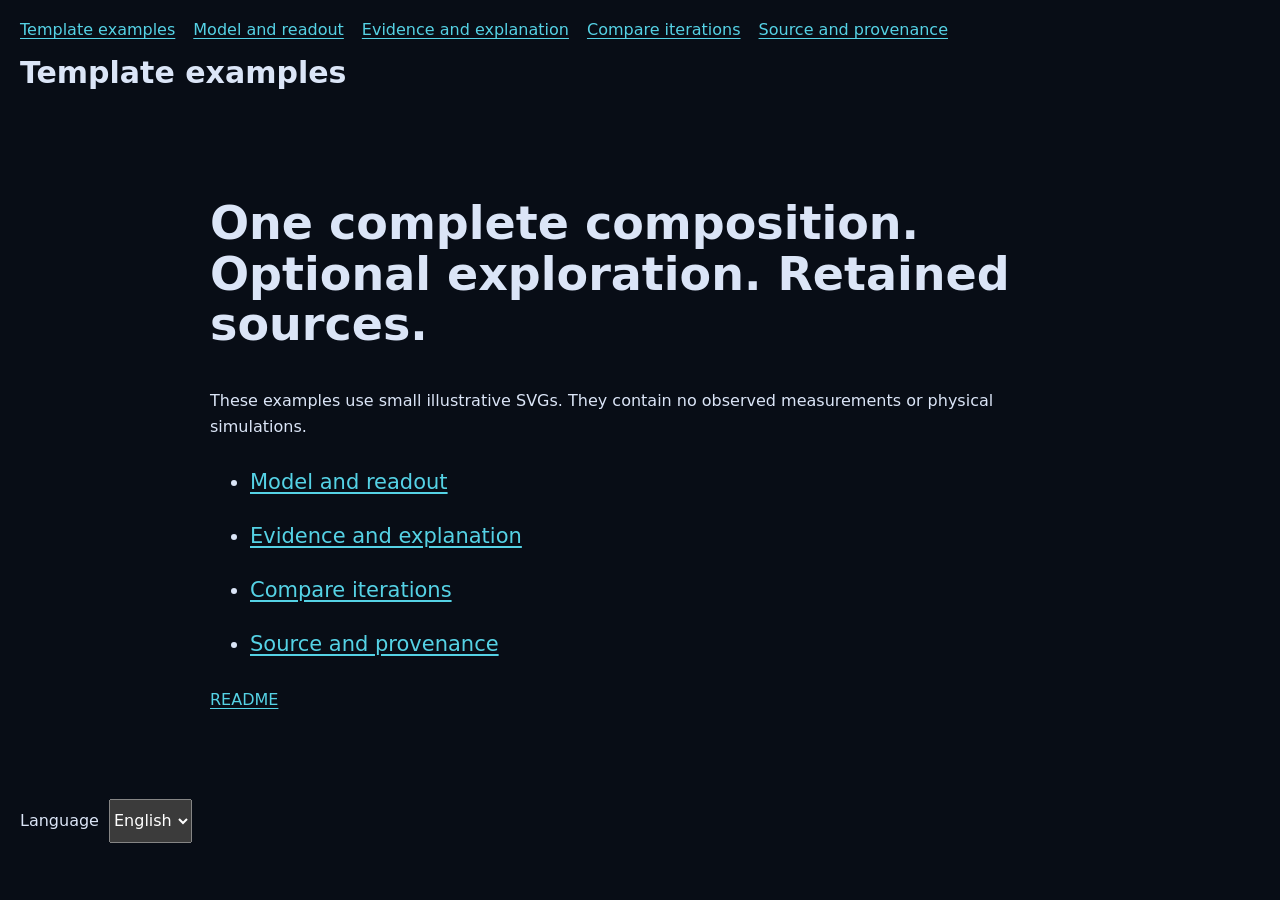
<file: templates/index.html>
<!doctype html>
<html lang="en"><head><meta charset="utf-8"><meta name="viewport" content="width=device-width,initial-scale=1"><title>Template examples</title><link rel="stylesheet" href="templates.css"><script defer src="../runtime/frame-fit.js"></script><script defer src="../runtime/model-playback.js"></script><script defer src="../runtime/presentation-view.js"></script><script defer src="../runtime/language-copy.js"></script><script defer src="demo.js"></script><script defer src="../runtime/annotate.js"></script></head>
<body data-example="index"><div class="page"><header class="host-chrome"><nav aria-label="Examples"><a href="index.html" data-i18n="home">Template examples</a><a href="model-readout.html" data-i18n="model">Model and readout</a><a href="evidence.html" data-i18n="evidence">Evidence and explanation</a><a href="iterations.html" data-i18n="iterations">Compare iterations</a><a href="provenance.html" data-i18n="provenance">Source and provenance</a></nav><h1 data-i18n="home">Template examples</h1></header><article class="examples template-unit active" id="template-index"><h2 data-i18n="intro">One complete composition. Optional exploration. Retained sources.</h2><p data-i18n="indexNote">These examples use small illustrative SVGs. They contain no observed measurements or physical simulations.</p><ul><li><a href="model-readout.html" data-i18n="model">Model and readout</a></li><li><a href="evidence.html" data-i18n="evidence">Evidence and explanation</a></li><li><a href="iterations.html" data-i18n="iterations">Compare iterations</a></li><li><a href="provenance.html" data-i18n="provenance">Source and provenance</a></li></ul><p><a href="README.md">README</a></p></article><div class="model-controls"><label><span data-i18n="language">Language</span><select id="language"><option value="en">English</option><option value="cs">Čeština</option></select></label></div></div></body></html>
</file>
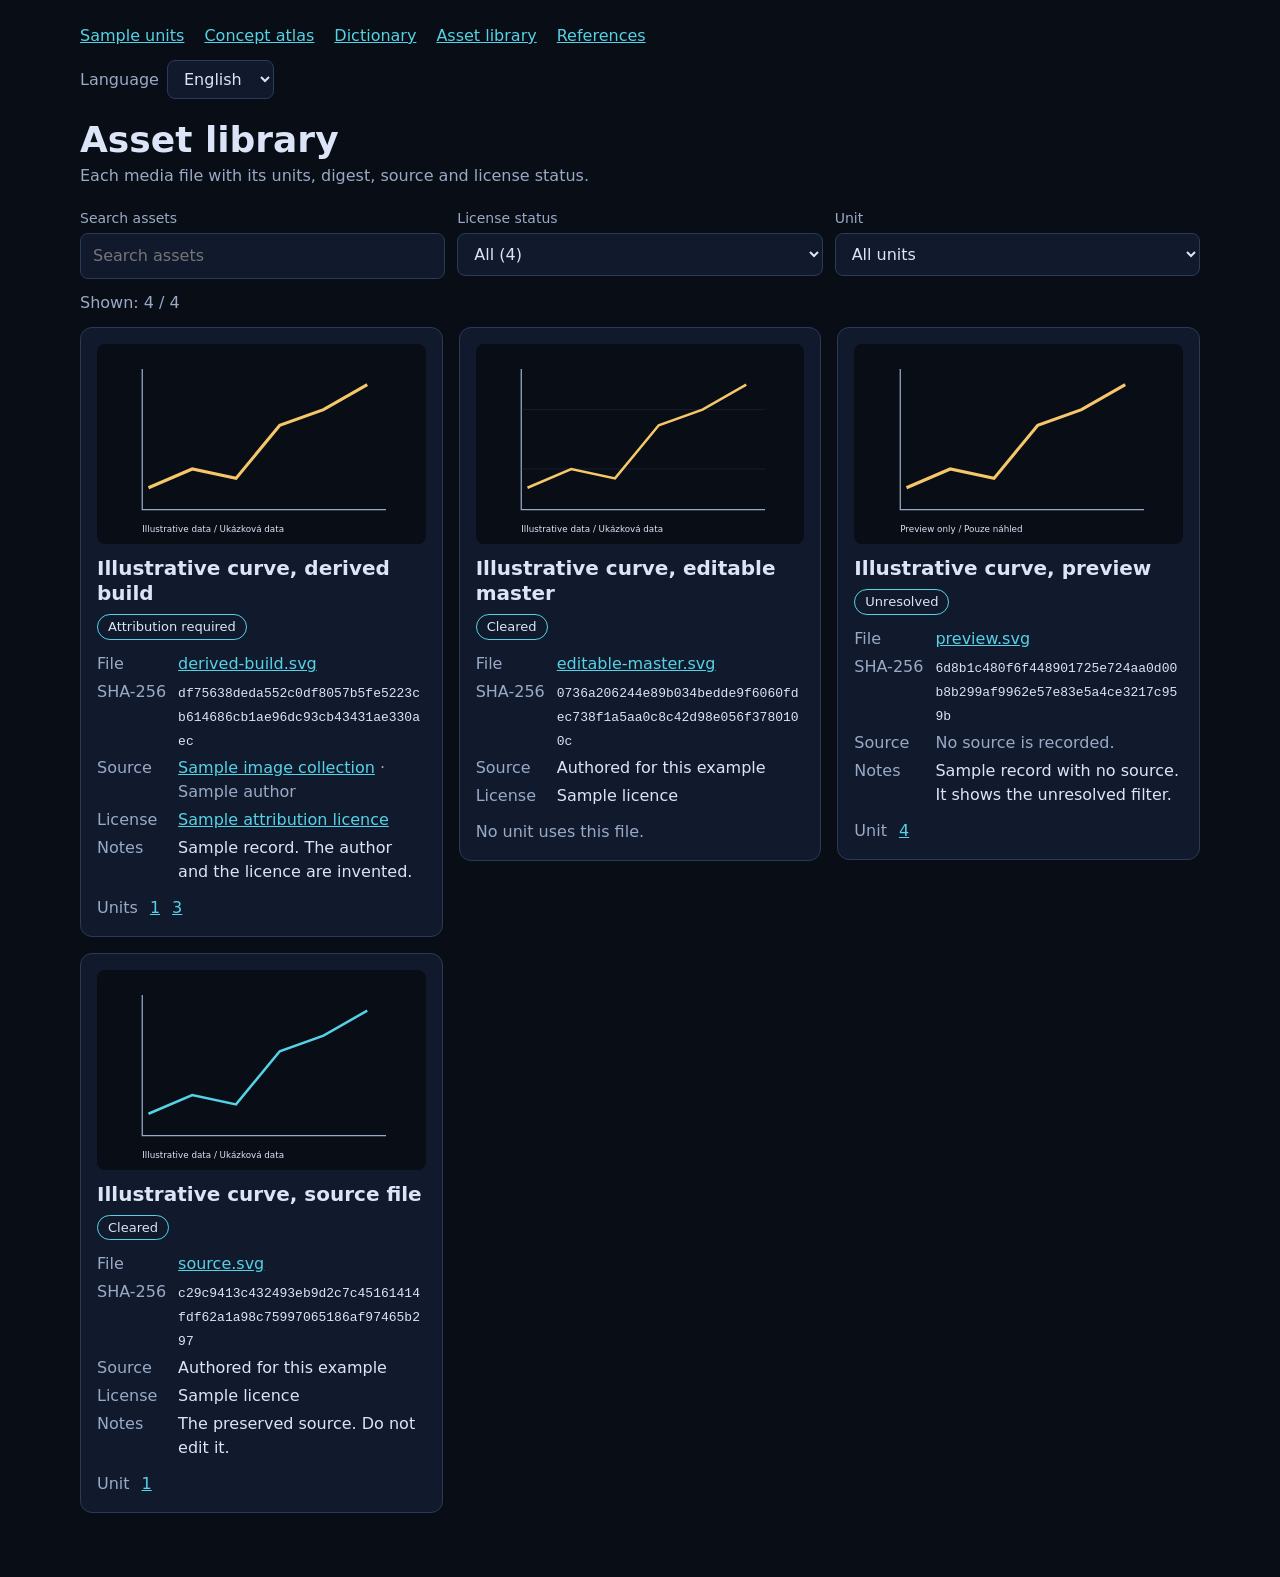
<file: templates/asset-library.html>
<!doctype html>
<html lang="en">
<head>
  <meta charset="utf-8">
  <meta name="viewport" content="width=device-width,initial-scale=1">
  <title>Asset library</title>
  <link rel="stylesheet" href="../runtime/companion-pages.css">
  <link rel="stylesheet" href="companion.css">
  <script defer src="../runtime/language-copy.js"></script>
  <script defer src="../runtime/companion-pages.js"></script>
  <script defer src="../runtime/asset-library.js"></script>
  <script defer src="companion.js"></script>
</head>
<body data-page="assets" data-title="assetsTitle">
  <a class="skip" href="#content" data-t="skip">Skip to the content</a>
  <div class="companion">
    <header>
      <nav aria-label="Companion examples" data-aria="examples">
        <a data-page-link="concept-panel.html" data-unit-in="hash" href="concept-panel.html" data-t="navPanel">Sample units</a>
        <a data-page-link="concept-atlas.html" href="concept-atlas.html" data-t="navAtlas">Concept atlas</a>
        <a data-page-link="concept-dictionary.html" href="concept-dictionary.html" data-t="navDictionary">Dictionary</a>
        <a data-page-link="asset-library.html" href="asset-library.html" data-t="navAssets">Asset library</a>
        <a data-page-link="references.html" href="references.html" data-t="navReferences">References</a>
      </nav>
      <label class="language"><span data-t="language">Language</span>
        <select id="language"><option value="en">English</option><option value="cs">Čeština</option></select>
      </label>
      <h1 data-t="assetsTitle">Asset library</h1>
      <p class="intro" data-t="assetsIntro"></p>
    </header>
    <main id="content" tabindex="-1"></main>
    <noscript><p data-t="noscript">This page needs JavaScript.</p></noscript>
  </div>
</body>
</html>
</file>
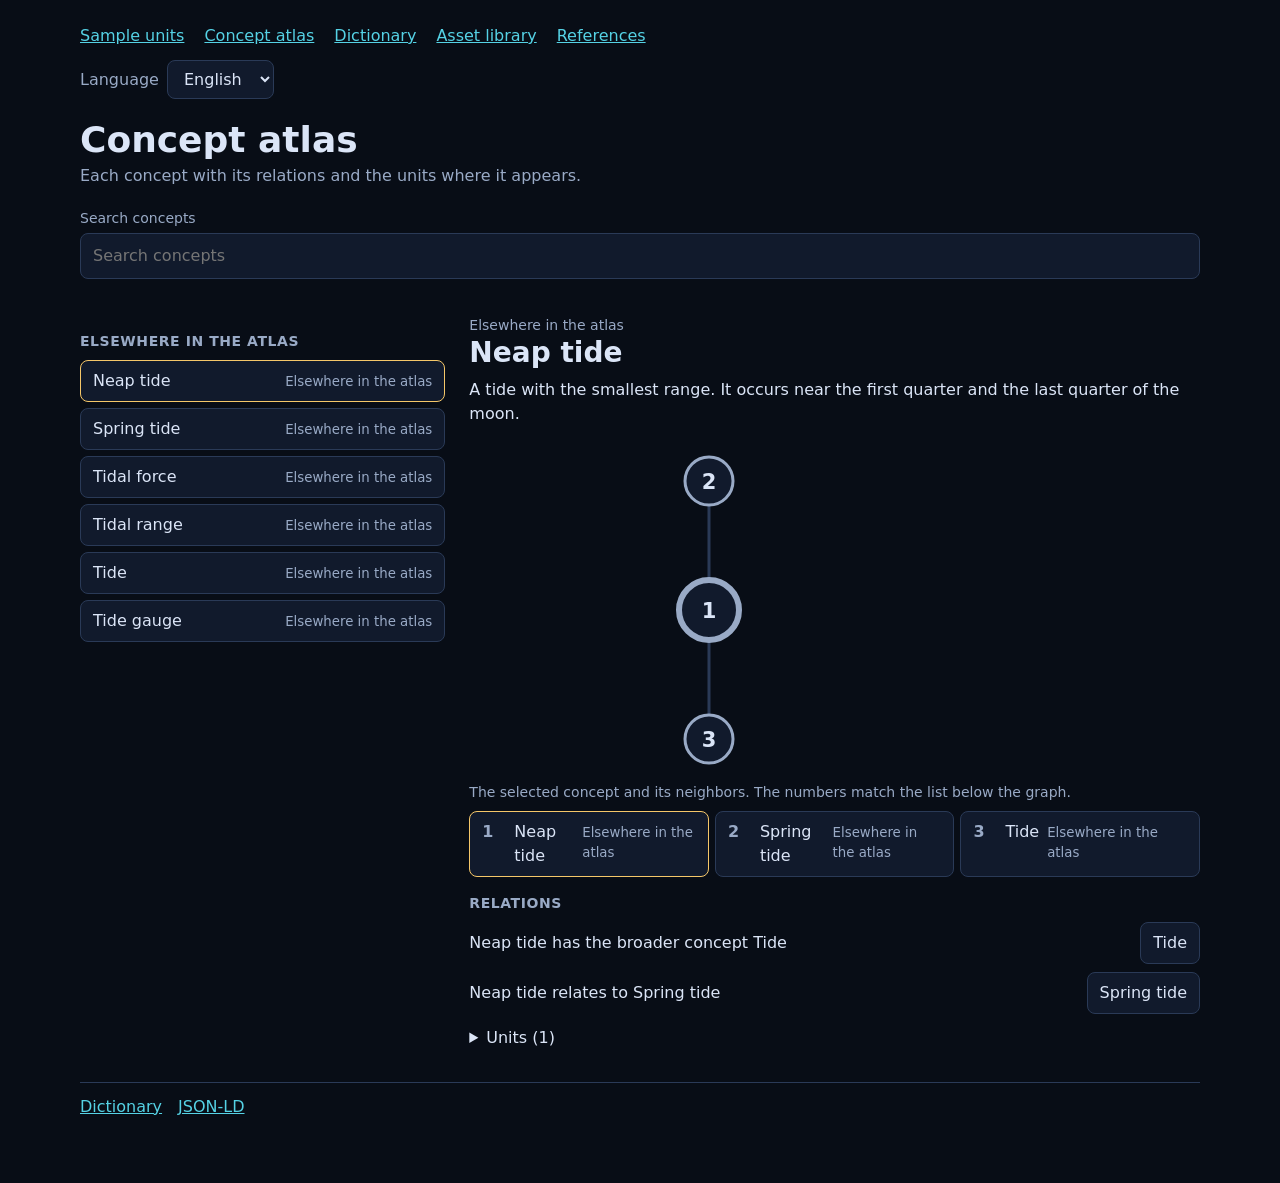
<file: templates/concept-atlas.html>
<!doctype html>
<html lang="en">
<head>
  <meta charset="utf-8">
  <meta name="viewport" content="width=device-width,initial-scale=1">
  <title>Concept atlas</title>
  <link rel="stylesheet" href="../runtime/companion-pages.css">
  <link rel="stylesheet" href="companion.css">
  <script defer src="../runtime/language-copy.js"></script>
  <script defer src="../runtime/companion-pages.js"></script>
  <script defer src="../runtime/concept-atlas.js"></script>
  <script defer src="companion.js"></script>
</head>
<body data-page="atlas" data-title="atlasTitle">
  <a class="skip" href="#content" data-t="skip">Skip to the content</a>
  <div class="companion">
    <header>
      <nav aria-label="Companion examples" data-aria="examples">
        <a data-page-link="concept-panel.html" data-unit-in="hash" href="concept-panel.html" data-t="navPanel">Sample units</a>
        <a data-page-link="concept-atlas.html" href="concept-atlas.html" data-t="navAtlas">Concept atlas</a>
        <a data-page-link="concept-dictionary.html" href="concept-dictionary.html" data-t="navDictionary">Dictionary</a>
        <a data-page-link="asset-library.html" href="asset-library.html" data-t="navAssets">Asset library</a>
        <a data-page-link="references.html" href="references.html" data-t="navReferences">References</a>
      </nav>
      <label class="language"><span data-t="language">Language</span>
        <select id="language"><option value="en">English</option><option value="cs">Čeština</option></select>
      </label>
      <h1 data-t="atlasTitle">Concept atlas</h1>
      <p class="intro" data-t="atlasIntro"></p>
    </header>
    <main id="content" tabindex="-1"></main>
    <noscript><p data-t="noscript">This page needs JavaScript.</p></noscript>
  </div>
</body>
</html>
</file>
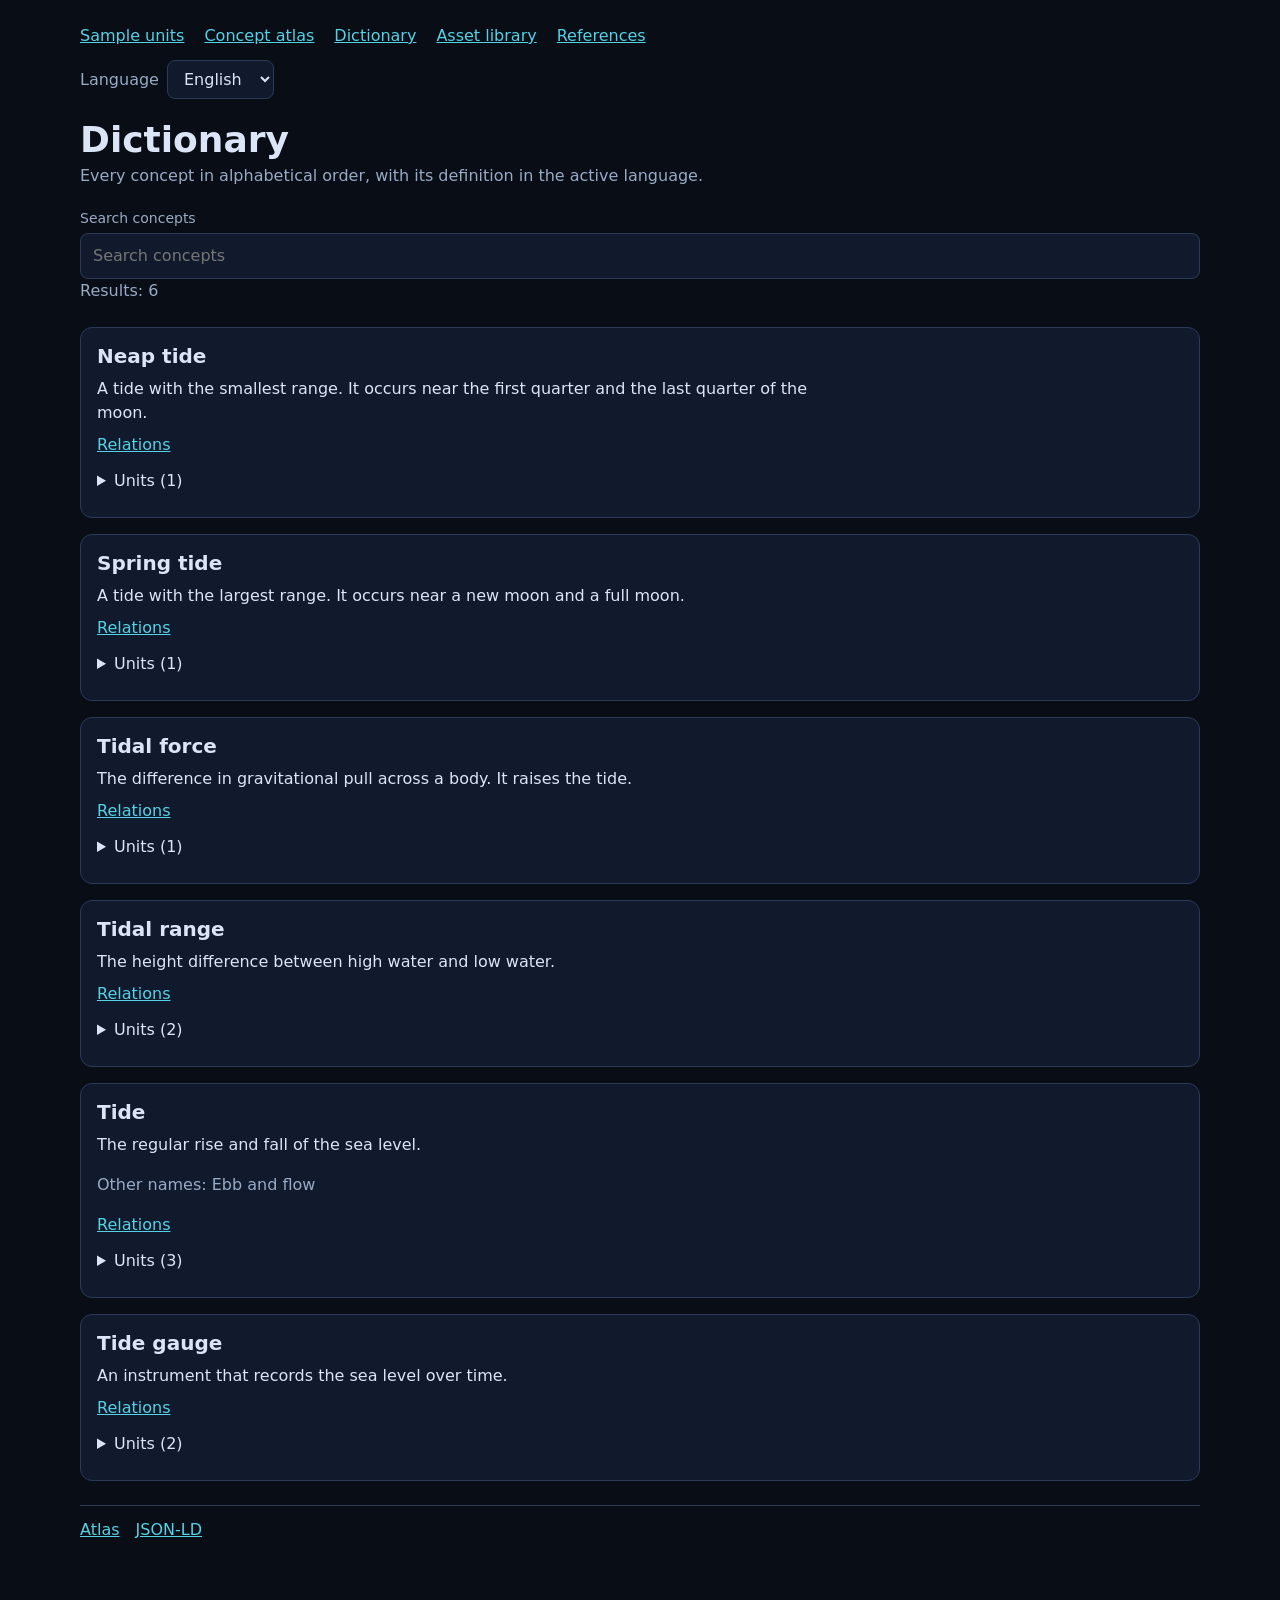
<file: templates/concept-dictionary.html>
<!doctype html>
<html lang="en">
<head>
  <meta charset="utf-8">
  <meta name="viewport" content="width=device-width,initial-scale=1">
  <title>Dictionary</title>
  <link rel="stylesheet" href="../runtime/companion-pages.css">
  <link rel="stylesheet" href="companion.css">
  <script defer src="../runtime/language-copy.js"></script>
  <script defer src="../runtime/companion-pages.js"></script>
  <script defer src="../runtime/concept-atlas.js"></script>
  <script defer src="companion.js"></script>
</head>
<body data-page="dictionary" data-title="dictionaryTitle">
  <a class="skip" href="#content" data-t="skip">Skip to the content</a>
  <div class="companion">
    <header>
      <nav aria-label="Companion examples" data-aria="examples">
        <a data-page-link="concept-panel.html" data-unit-in="hash" href="concept-panel.html" data-t="navPanel">Sample units</a>
        <a data-page-link="concept-atlas.html" href="concept-atlas.html" data-t="navAtlas">Concept atlas</a>
        <a data-page-link="concept-dictionary.html" href="concept-dictionary.html" data-t="navDictionary">Dictionary</a>
        <a data-page-link="asset-library.html" href="asset-library.html" data-t="navAssets">Asset library</a>
        <a data-page-link="references.html" href="references.html" data-t="navReferences">References</a>
      </nav>
      <label class="language"><span data-t="language">Language</span>
        <select id="language"><option value="en">English</option><option value="cs">Čeština</option></select>
      </label>
      <h1 data-t="dictionaryTitle">Dictionary</h1>
      <p class="intro" data-t="dictionaryIntro"></p>
    </header>
    <main id="content" tabindex="-1"></main>
    <noscript><p data-t="noscript">This page needs JavaScript.</p></noscript>
  </div>
</body>
</html>
</file>
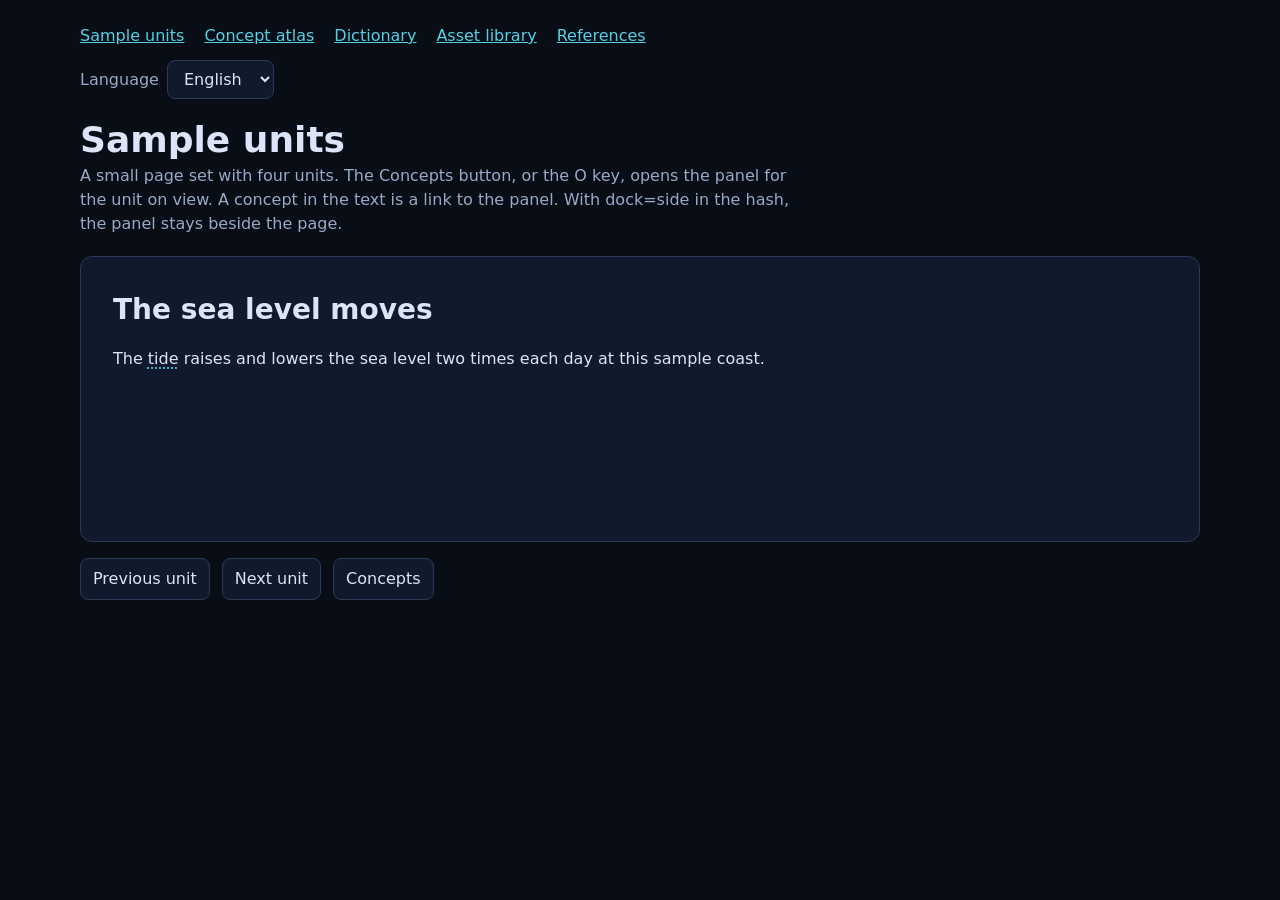
<file: templates/concept-panel.html>
<!doctype html>
<html lang="en">
<head>
  <meta charset="utf-8">
  <meta name="viewport" content="width=device-width,initial-scale=1">
  <title>Sample units</title>
  <link rel="stylesheet" href="../runtime/companion-pages.css">
  <link rel="stylesheet" href="companion.css">
  <script defer src="../runtime/language-copy.js"></script>
  <script defer src="../runtime/companion-pages.js"></script>
  <script defer src="../runtime/concept-atlas.js"></script>
  <script defer src="../runtime/concept-links.js"></script>
  <script defer src="companion.js"></script>
</head>
<body data-page="panel" data-title="panelTitle">
  <a class="skip" href="#content" data-t="skip">Skip to the content</a>
  <div class="companion">
    <header>
      <nav aria-label="Companion examples" data-aria="examples">
        <a data-page-link="concept-panel.html" data-unit-in="hash" href="concept-panel.html" data-t="navPanel">Sample units</a>
        <a data-page-link="concept-atlas.html" href="concept-atlas.html" data-t="navAtlas">Concept atlas</a>
        <a data-page-link="concept-dictionary.html" href="concept-dictionary.html" data-t="navDictionary">Dictionary</a>
        <a data-page-link="asset-library.html" href="asset-library.html" data-t="navAssets">Asset library</a>
        <a data-page-link="references.html" href="references.html" data-t="navReferences">References</a>
      </nav>
      <label class="language"><span data-t="language">Language</span>
        <select id="language"><option value="en">English</option><option value="cs">Čeština</option></select>
      </label>
      <h1 data-t="panelTitle">Sample units</h1>
      <p class="intro" data-t="panelIntro"></p>
    </header>
    <main id="content" tabindex="-1">
      <section class="unit" data-unit="1"><h2 data-t="unit1"></h2><p data-t="unit1Text"></p></section>
      <section class="unit" data-unit="2" hidden><h2 data-t="unit2"></h2><p data-t="unit2Text"></p></section>
      <section class="unit" data-unit="3" hidden><h2 data-t="unit3"></h2><p data-t="unit3Text"></p></section>
      <section class="unit" data-unit="4" hidden><h2 data-t="unit4"></h2><p data-t="unit4Text"></p></section>
      <div class="unit-controls">
        <button id="previous" type="button" data-t="previous">Previous unit</button>
        <button id="next" type="button" data-t="next">Next unit</button>
        <button id="concepts" type="button" data-t="concepts">Concepts</button>
      </div>
    </main>
    <noscript><p data-t="noscript">This page needs JavaScript.</p></noscript>
  </div>
</body>
</html>
</file>
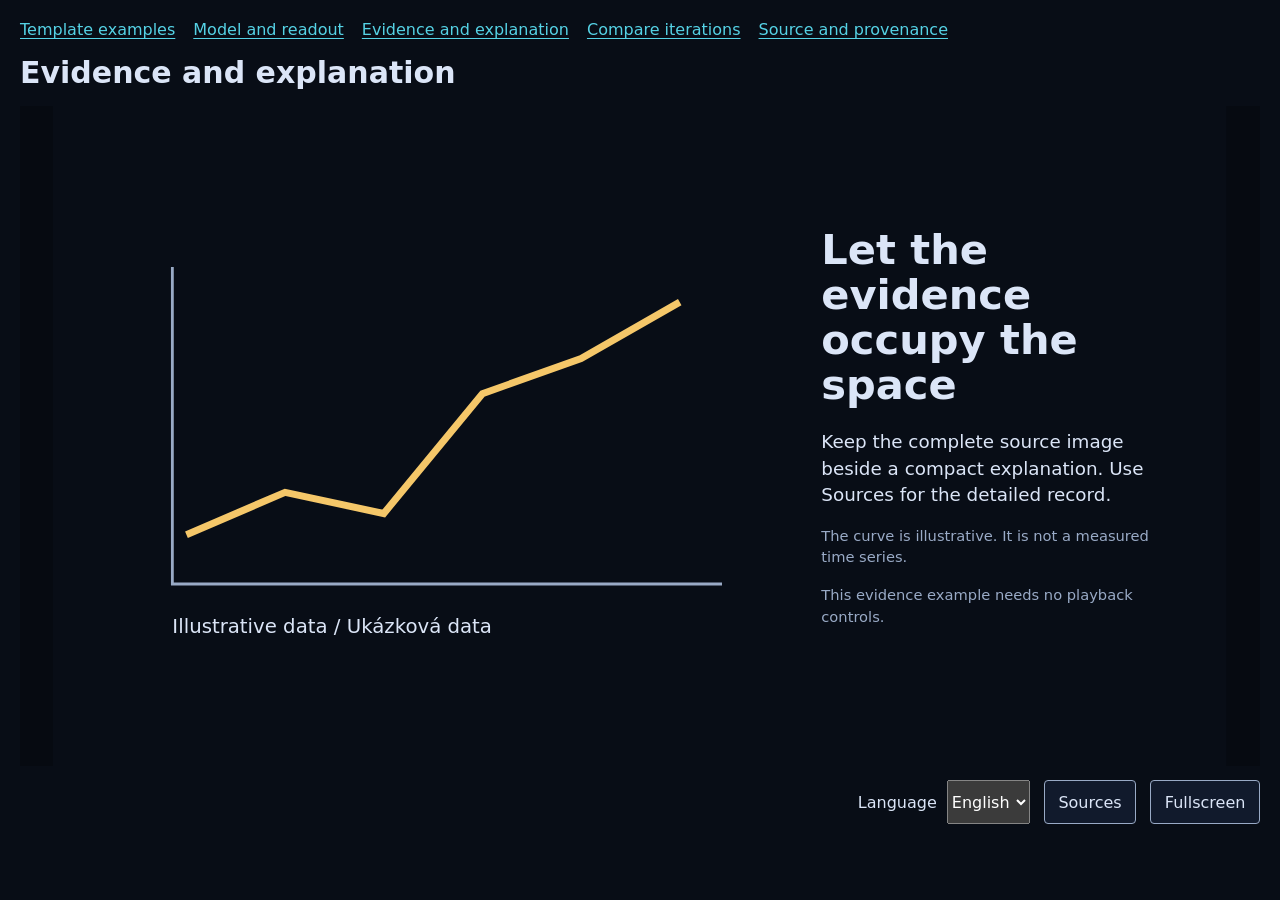
<file: templates/evidence.html>
<!doctype html>
<html lang="en"><head><meta charset="utf-8"><meta name="viewport" content="width=device-width,initial-scale=1"><title>Evidence and explanation</title><link rel="stylesheet" href="templates.css"><script defer src="../runtime/frame-fit.js"></script><script defer src="../runtime/model-playback.js"></script><script defer src="../runtime/presentation-view.js"></script><script defer src="../runtime/language-copy.js"></script><script defer src="demo.js"></script><script defer src="../runtime/annotate.js"></script></head>
<body data-example="evidence"><div class="page"><header class="host-chrome"><nav aria-label="Examples"><a href="index.html" data-i18n="home">Template examples</a><a href="model-readout.html" data-i18n="model">Model and readout</a><a href="evidence.html" data-i18n="evidence">Evidence and explanation</a><a href="iterations.html" data-i18n="iterations">Compare iterations</a><a href="provenance.html" data-i18n="provenance">Source and provenance</a></nav><h1 data-i18n="evidence">Evidence and explanation</h1></header><main class="presentation" aria-label="Evidence and explanation"><div class="stage-host" id="stage-host"><section class="fixed-stage template-unit active" id="evidence-example-en"><figure class="evidence"><img src="derived-build.svg" alt="Illustrative curve / Ilustrační křivka"></figure><div><h2 data-i18n="evidenceHeading">Let the evidence occupy the space</h2><p data-i18n="evidenceCopy">Keep the complete source image beside a compact explanation. Use Sources for the detailed record.</p><p class="quiet" data-i18n="evidenceLimit">The curve is illustrative. It is not a measured time series.</p><p class="quiet" data-i18n="controlsOptional">This evidence example needs no playback controls.</p></div></section></div><div class="model-controls"><span class="push"></span><label><span data-i18n="language">Language</span><select id="language"><option value="en">English</option><option value="cs">Čeština</option></select></label><button id="sources" type="button" data-i18n="sources">Sources</button><button id="fullscreen" type="button" aria-pressed="false" data-i18n="fullscreen">Fullscreen</button></div><p id="status" class="status" role="status"></p></main><dialog id="sources-dialog" aria-labelledby="sources-title"><header><h2 id="sources-title" data-i18n="sources">Sources</h2><button id="close-sources" type="button" data-i18n="close">Close</button></header><p data-i18n="sourceNote">The source SVG and editable master remain separate files. The manifest records their exact digests.</p><ul><li><a href="source.svg" data-i18n="native">Immutable native package</a></li><li><a href="editable-master.svg" data-i18n="master">Editable master</a></li><li><a href="derived-build.svg" data-i18n="derived">Derived build</a></li><li><a href="object-index.json" data-i18n="objectIndex">Object index</a></li><li><a href="manifest.json" data-i18n="manifest">Provenance manifest</a></li></ul><p data-i18n="partial">Partial example index. It does not claim lossless reconstruction.</p><p data-i18n="sourceContract">Real imports retain the immutable native package and its hash. Extracted text or layout files alone are not a complete object graph.</p></dialog></div></body></html>
</file>
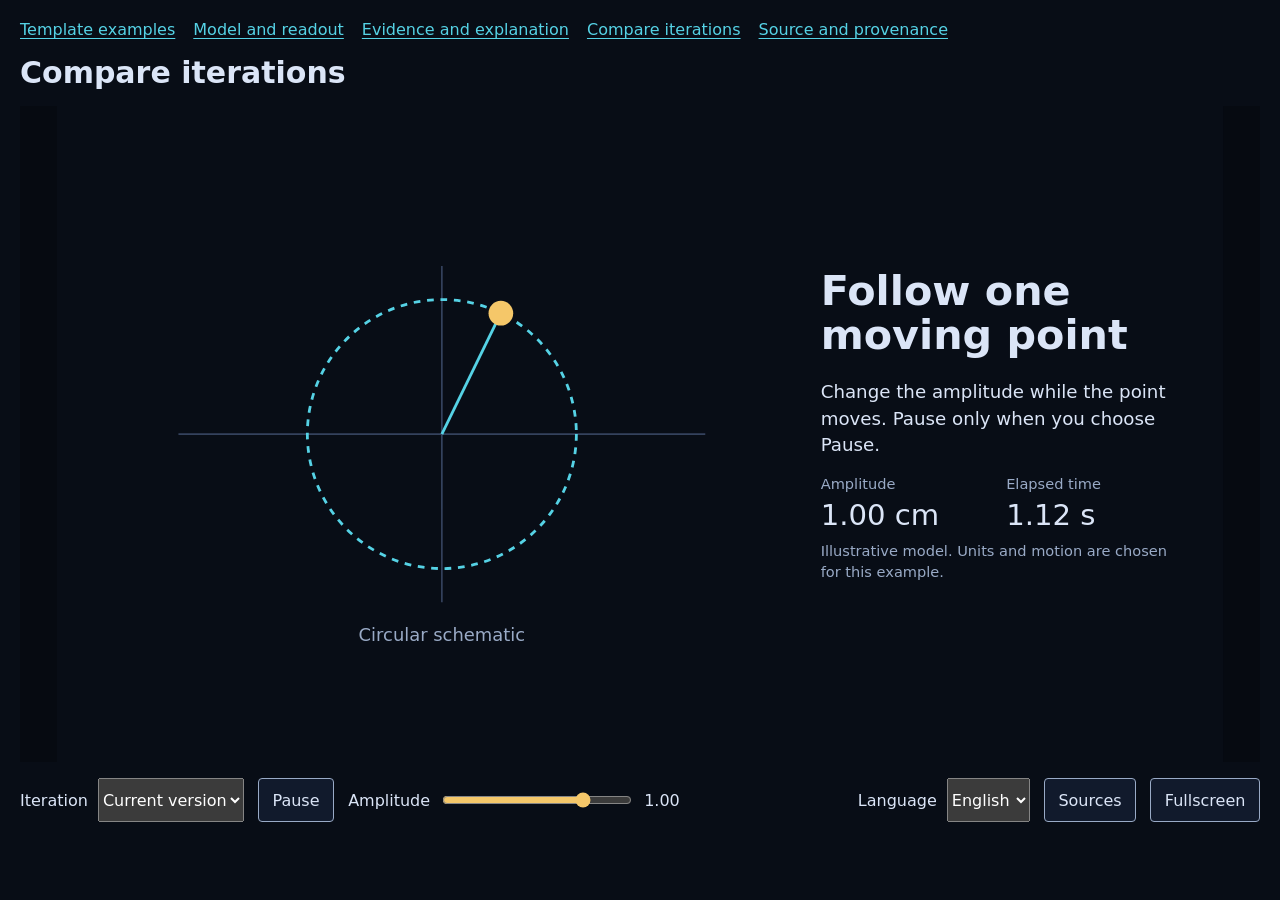
<file: templates/iterations.html>
<!doctype html>
<html lang="en"><head><meta charset="utf-8"><meta name="viewport" content="width=device-width,initial-scale=1"><title>Compare iterations</title><link rel="stylesheet" href="templates.css"><script defer src="../runtime/frame-fit.js"></script><script defer src="../runtime/model-playback.js"></script><script defer src="../runtime/presentation-view.js"></script><script defer src="../runtime/language-copy.js"></script><script defer src="demo.js"></script><script defer src="../runtime/annotate.js"></script></head>
<body data-example="iterations"><div class="page"><header class="host-chrome"><nav aria-label="Examples"><a href="index.html" data-i18n="home">Template examples</a><a href="model-readout.html" data-i18n="model">Model and readout</a><a href="evidence.html" data-i18n="evidence">Evidence and explanation</a><a href="iterations.html" data-i18n="iterations">Compare iterations</a><a href="provenance.html" data-i18n="provenance">Source and provenance</a></nav><h1 data-i18n="iterations">Compare iterations</h1></header><main class="presentation" aria-label="Compare iterations"><div class="stage-host" id="stage-host"></div><div class="model-controls"><label><span data-i18n="version">Iteration</span><select id="version"><option value="current" data-i18n="current">Current version</option><option value="earlier" data-i18n="earlier">Earlier version</option></select></label><button id="play" type="button" aria-pressed="true" data-i18n="pause">Pause</button><label><span data-i18n="amplitude">Amplitude</span><input id="amplitude" type="range" min="0.2" max="1.25" step="0.01" value="1"><output id="amplitude-value" for="amplitude">1.00</output></label><span class="push"></span><label><span data-i18n="language">Language</span><select id="language"><option value="en">English</option><option value="cs">Čeština</option></select></label><button id="sources" type="button" data-i18n="sources">Sources</button><button id="fullscreen" type="button" aria-pressed="false" data-i18n="fullscreen">Fullscreen</button></div><p id="status" class="status" role="status"></p></main><dialog id="sources-dialog" aria-labelledby="sources-title"><header><h2 id="sources-title" data-i18n="sources">Sources</h2><button id="close-sources" type="button" data-i18n="close">Close</button></header><p data-i18n="sourceNote">The source SVG and editable master remain separate files. The manifest records their exact digests.</p><ul><li><a href="source.svg" data-i18n="native">Immutable native package</a></li><li><a href="editable-master.svg" data-i18n="master">Editable master</a></li><li><a href="derived-build.svg" data-i18n="derived">Derived build</a></li><li><a href="object-index.json" data-i18n="objectIndex">Object index</a></li><li><a href="manifest.json" data-i18n="manifest">Provenance manifest</a></li></ul><p data-i18n="partial">Partial example index. It does not claim lossless reconstruction.</p><p data-i18n="sourceContract">Real imports retain the immutable native package and its hash. Extracted text or layout files alone are not a complete object graph.</p></dialog></div></body></html>
</file>
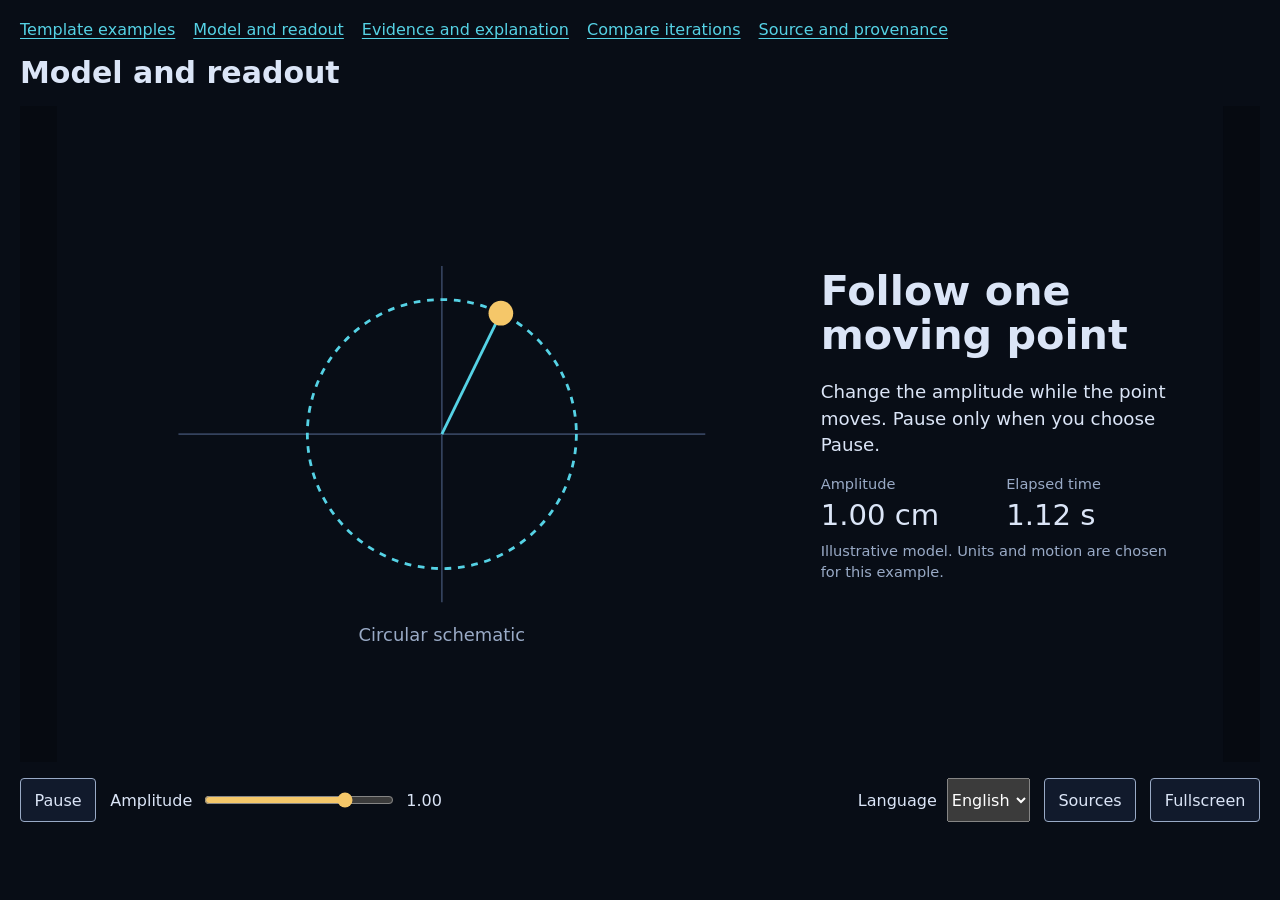
<file: templates/model-readout.html>
<!doctype html>
<html lang="en"><head><meta charset="utf-8"><meta name="viewport" content="width=device-width,initial-scale=1"><title>Model and readout</title><link rel="stylesheet" href="templates.css"><script defer src="../runtime/frame-fit.js"></script><script defer src="../runtime/model-playback.js"></script><script defer src="../runtime/presentation-view.js"></script><script defer src="../runtime/language-copy.js"></script><script defer src="demo.js"></script><script defer src="../runtime/annotate.js"></script></head>
<body data-example="model"><div class="page"><header class="host-chrome"><nav aria-label="Examples"><a href="index.html" data-i18n="home">Template examples</a><a href="model-readout.html" data-i18n="model">Model and readout</a><a href="evidence.html" data-i18n="evidence">Evidence and explanation</a><a href="iterations.html" data-i18n="iterations">Compare iterations</a><a href="provenance.html" data-i18n="provenance">Source and provenance</a></nav><h1 data-i18n="model">Model and readout</h1></header><main class="presentation" aria-label="Model and readout"><div class="stage-host" id="stage-host"></div><div class="model-controls"><button id="play" type="button" aria-pressed="true" data-i18n="pause">Pause</button><label><span data-i18n="amplitude">Amplitude</span><input id="amplitude" type="range" min="0.2" max="1.25" step="0.01" value="1"><output id="amplitude-value" for="amplitude">1.00</output></label><span class="push"></span><label><span data-i18n="language">Language</span><select id="language"><option value="en">English</option><option value="cs">Čeština</option></select></label><button id="sources" type="button" data-i18n="sources">Sources</button><button id="fullscreen" type="button" aria-pressed="false" data-i18n="fullscreen">Fullscreen</button></div><p id="status" class="status" role="status"></p></main><dialog id="sources-dialog" aria-labelledby="sources-title"><header><h2 id="sources-title" data-i18n="sources">Sources</h2><button id="close-sources" type="button" data-i18n="close">Close</button></header><p data-i18n="sourceNote">The source SVG and editable master remain separate files. The manifest records their exact digests.</p><ul><li><a href="source.svg" data-i18n="native">Immutable native package</a></li><li><a href="editable-master.svg" data-i18n="master">Editable master</a></li><li><a href="derived-build.svg" data-i18n="derived">Derived build</a></li><li><a href="object-index.json" data-i18n="objectIndex">Object index</a></li><li><a href="manifest.json" data-i18n="manifest">Provenance manifest</a></li></ul><p data-i18n="partial">Partial example index. It does not claim lossless reconstruction.</p><p data-i18n="sourceContract">Real imports retain the immutable native package and its hash. Extracted text or layout files alone are not a complete object graph.</p></dialog></div></body></html>
</file>
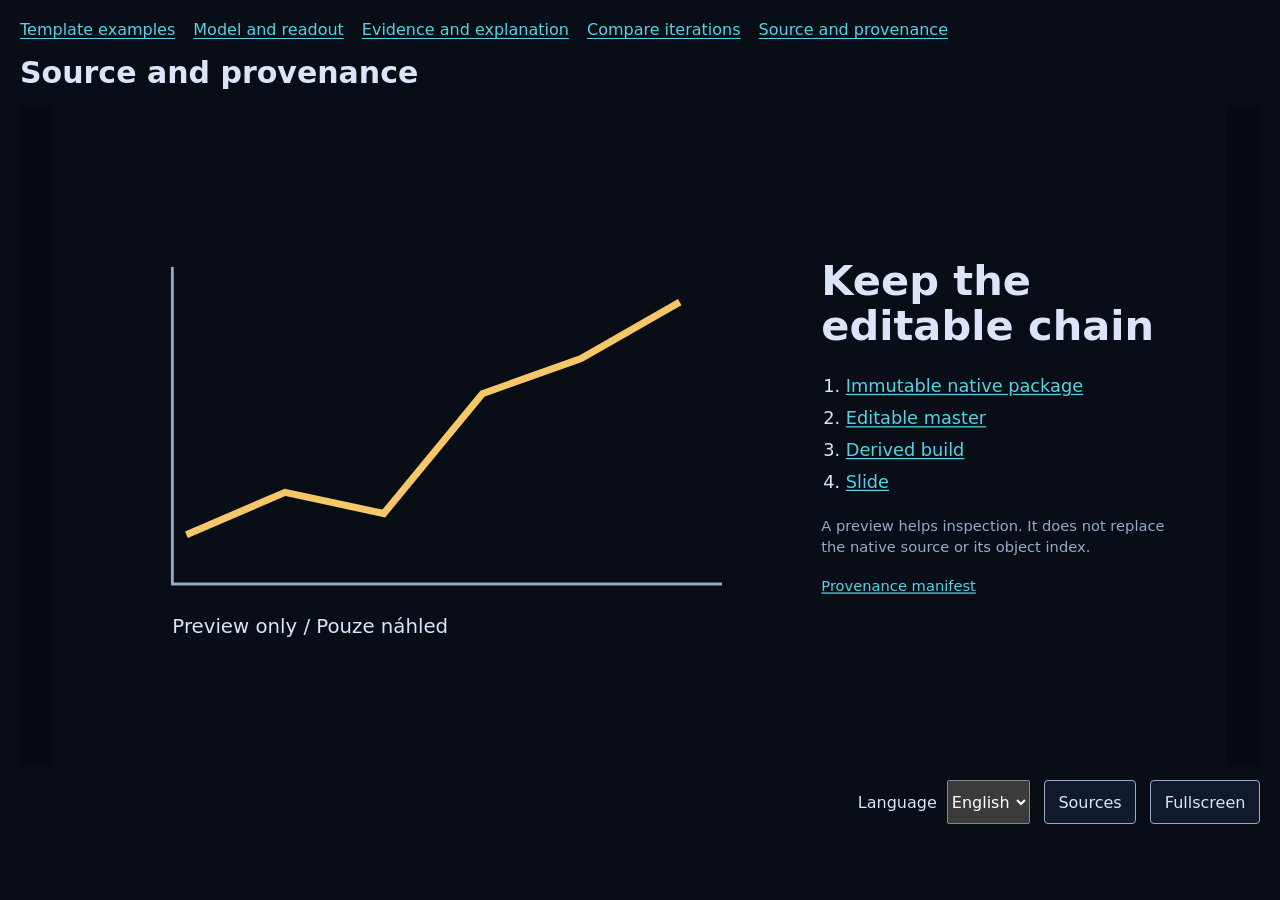
<file: templates/provenance.html>
<!doctype html>
<html lang="en"><head><meta charset="utf-8"><meta name="viewport" content="width=device-width,initial-scale=1"><title>Source and provenance</title><link rel="stylesheet" href="templates.css"><script defer src="../runtime/frame-fit.js"></script><script defer src="../runtime/model-playback.js"></script><script defer src="../runtime/presentation-view.js"></script><script defer src="../runtime/language-copy.js"></script><script defer src="demo.js"></script><script defer src="../runtime/annotate.js"></script></head>
<body data-example="provenance"><div class="page"><header class="host-chrome"><nav aria-label="Examples"><a href="index.html" data-i18n="home">Template examples</a><a href="model-readout.html" data-i18n="model">Model and readout</a><a href="evidence.html" data-i18n="evidence">Evidence and explanation</a><a href="iterations.html" data-i18n="iterations">Compare iterations</a><a href="provenance.html" data-i18n="provenance">Source and provenance</a></nav><h1 data-i18n="provenance">Source and provenance</h1></header><main class="presentation" aria-label="Source and provenance"><div class="stage-host" id="stage-host"><section class="fixed-stage template-unit active" id="provenance-example-en"><figure class="evidence"><img src="preview.svg" alt="Preview only / Pouze náhled"></figure><div><h2 data-i18n="provenanceHeading">Keep the editable chain</h2><ol class="provenance-chain"><li><a href="source.svg" data-i18n="native">Immutable native package</a></li><li><a href="editable-master.svg" data-i18n="master">Editable master</a></li><li><a href="derived-build.svg" data-i18n="derived">Derived build</a></li><li><a href="evidence.html" data-i18n="slide">Slide</a></li></ol><p class="quiet" data-i18n="provenanceCopy">A preview helps inspection. It does not replace the native source or its object index.</p><p class="quiet"><a href="manifest.json" data-i18n="manifest">Provenance manifest</a></p></div></section></div><div class="model-controls"><span class="push"></span><label><span data-i18n="language">Language</span><select id="language"><option value="en">English</option><option value="cs">Čeština</option></select></label><button id="sources" type="button" data-i18n="sources">Sources</button><button id="fullscreen" type="button" aria-pressed="false" data-i18n="fullscreen">Fullscreen</button></div><p id="status" class="status" role="status"></p></main><dialog id="sources-dialog" aria-labelledby="sources-title"><header><h2 id="sources-title" data-i18n="sources">Sources</h2><button id="close-sources" type="button" data-i18n="close">Close</button></header><p data-i18n="sourceNote">The source SVG and editable master remain separate files. The manifest records their exact digests.</p><ul><li><a href="source.svg" data-i18n="native">Immutable native package</a></li><li><a href="editable-master.svg" data-i18n="master">Editable master</a></li><li><a href="derived-build.svg" data-i18n="derived">Derived build</a></li><li><a href="object-index.json" data-i18n="objectIndex">Object index</a></li><li><a href="manifest.json" data-i18n="manifest">Provenance manifest</a></li></ul><p data-i18n="partial">Partial example index. It does not claim lossless reconstruction.</p><p data-i18n="sourceContract">Real imports retain the immutable native package and its hash. Extracted text or layout files alone are not a complete object graph.</p></dialog></div></body></html>
</file>
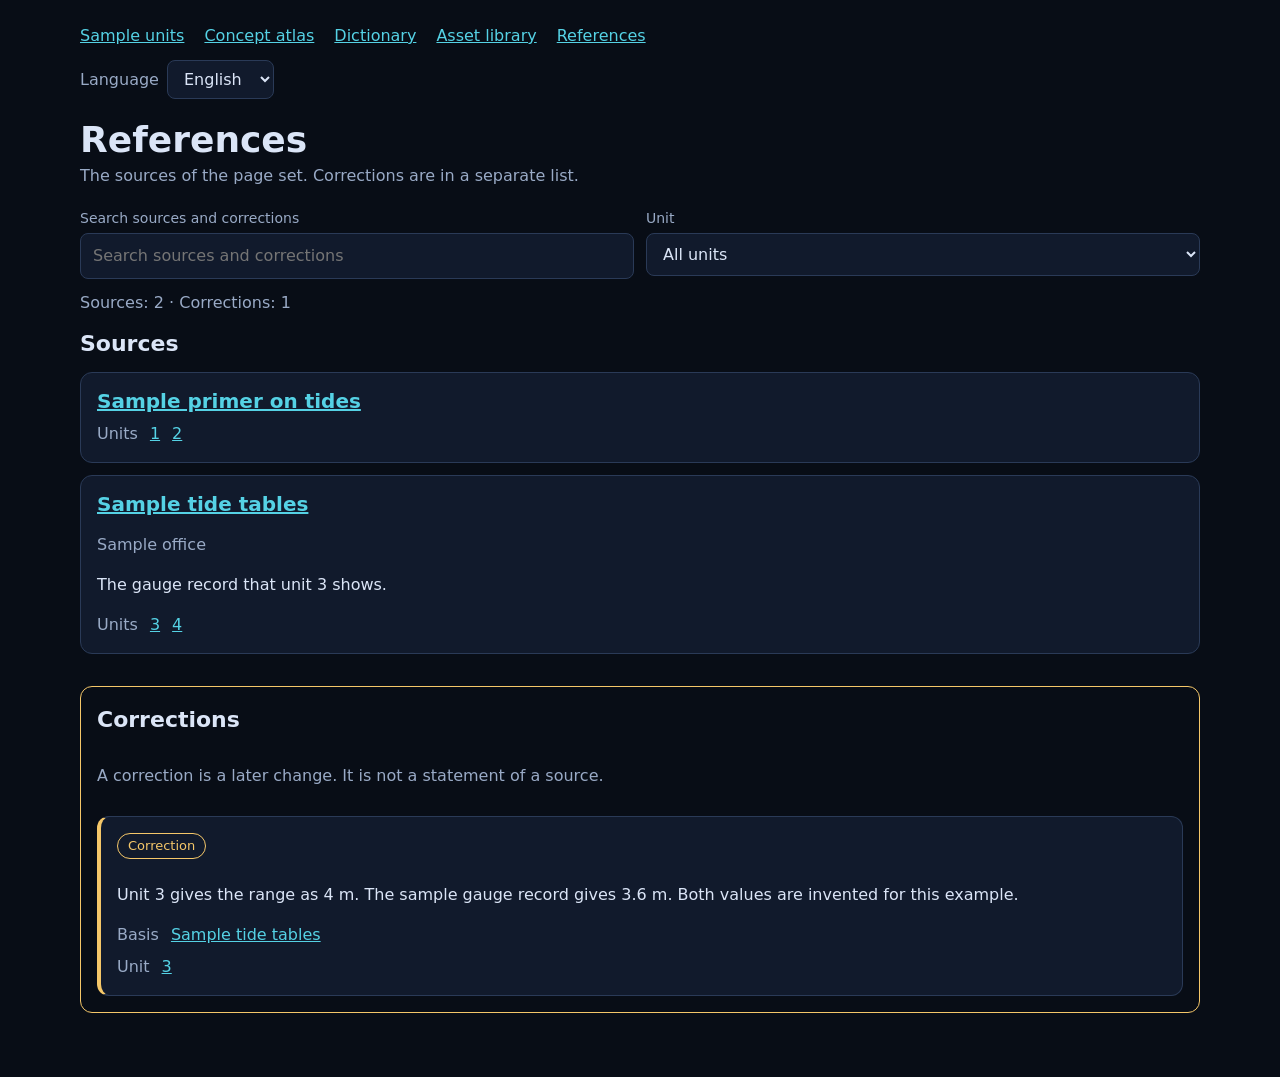
<file: templates/references.html>
<!doctype html>
<html lang="en">
<head>
  <meta charset="utf-8">
  <meta name="viewport" content="width=device-width,initial-scale=1">
  <title>References</title>
  <link rel="stylesheet" href="../runtime/companion-pages.css">
  <link rel="stylesheet" href="companion.css">
  <script defer src="../runtime/language-copy.js"></script>
  <script defer src="../runtime/companion-pages.js"></script>
  <script defer src="../runtime/asset-library.js"></script>
  <script defer src="companion.js"></script>
</head>
<body data-page="references" data-title="referencesTitle">
  <a class="skip" href="#content" data-t="skip">Skip to the content</a>
  <div class="companion">
    <header>
      <nav aria-label="Companion examples" data-aria="examples">
        <a data-page-link="concept-panel.html" data-unit-in="hash" href="concept-panel.html" data-t="navPanel">Sample units</a>
        <a data-page-link="concept-atlas.html" href="concept-atlas.html" data-t="navAtlas">Concept atlas</a>
        <a data-page-link="concept-dictionary.html" href="concept-dictionary.html" data-t="navDictionary">Dictionary</a>
        <a data-page-link="asset-library.html" href="asset-library.html" data-t="navAssets">Asset library</a>
        <a data-page-link="references.html" href="references.html" data-t="navReferences">References</a>
      </nav>
      <label class="language"><span data-t="language">Language</span>
        <select id="language"><option value="en">English</option><option value="cs">Čeština</option></select>
      </label>
      <h1 data-t="referencesTitle">References</h1>
      <p class="intro" data-t="referencesIntro"></p>
    </header>
    <main id="content" tabindex="-1"></main>
    <noscript><p data-t="noscript">This page needs JavaScript.</p></noscript>
  </div>
</body>
</html>
</file>
<file: templates/templates.css>
:root{--void:#080d16;--surface:#111a2c;--ink:#dbe5f7;--mut:#99aac6;--line:#34425d;--gold:#f5c769;--cyan:#55d2e5;color-scheme:dark;font-family:system-ui,-apple-system,sans-serif;color:var(--ink);background:var(--void)}
*{box-sizing:border-box}body{margin:0;padding-inline-end:var(--inset-right,0px)}button,input,select{font:inherit}button,select{min-height:44px}button{padding:.5rem .85rem;border:1px solid var(--mut);border-radius:4px;background:var(--surface);color:var(--ink);cursor:pointer}button:hover{background:#1b2942}a{color:var(--cyan);text-underline-offset:3px}button:focus-visible,a:focus-visible,input:focus-visible,select:focus-visible{outline:3px solid var(--gold);outline-offset:4px}[hidden]{display:none!important}
.page{max-width:1500px;margin:auto;padding:20px}.host-chrome{margin-bottom:16px}.host-chrome nav{display:flex;gap:18px;flex-wrap:wrap}.host-chrome h1{font-family:system-ui,-apple-system,sans-serif;font-weight:750;font-size:30px;margin:16px 0 0}.presentation{display:flex;flex-direction:column;height:calc(100svh - 148px);min-height:360px;gap:14px}.stage-host{position:relative;flex:1;min-height:0;overflow:hidden;background:#060a11}.fixed-stage{position:absolute;width:1920px;height:1080px;transform-origin:0 0;background:var(--void);padding:80px;display:grid;grid-template-columns:1.9fr 1fr;align-items:center;gap:70px;overflow:hidden}.fixed-stage svg{width:100%;height:auto;display:block}.fixed-stage h2{font:750 68px/1.08 system-ui,-apple-system,sans-serif;margin:0 0 36px}.fixed-stage p{font-size:30px;line-height:1.45;margin:0 0 28px}.fixed-stage .quiet{font-size:24px;color:var(--mut)}.readout{display:grid;grid-template-columns:1fr 1fr;gap:28px}.readout dt{font-size:24px;color:var(--mut)}.readout dd{font-size:48px;font-variant-numeric:tabular-nums;margin:8px 0 0}.evidence{height:100%;margin:0;display:flex;align-items:center}.evidence img{width:100%;max-height:100%;object-fit:contain}.model-controls{display:flex;align-items:center;gap:14px;flex-wrap:wrap}.model-controls label{display:flex;align-items:center;gap:10px}.model-controls input[type=range]{width:190px;min-height:44px;accent-color:var(--gold)}.model-controls output{min-width:4ch;font-variant-numeric:tabular-nums}.model-controls .push{margin-left:auto}.status{min-height:1.4em;font-size:14px;color:var(--mut);margin:0}
dialog{width:min(720px,92vw);max-height:85svh;overflow:auto;padding:28px;background:var(--void);color:var(--ink);border:1px solid var(--mut);border-radius:6px}dialog::backdrop{background:#000a}dialog header{display:flex;justify-content:space-between;align-items:center;gap:20px}dialog h2{font:750 30px system-ui,-apple-system,sans-serif;margin:0}dialog p,dialog li{line-height:1.6}dialog ul{padding-left:24px}.examples{max-width:900px;margin:50px auto;padding:20px}.examples h2{font:750 46px/1.1 system-ui,-apple-system,sans-serif}.examples li{padding:15px 0;font-size:21px}.examples p{line-height:1.6}.provenance-chain{font-size:29px;line-height:1.8;padding-left:40px}.provenance-chain a{overflow-wrap:anywhere}.provenance-chain small{display:block;font-size:23px;color:var(--mut)}
html[data-presentation-fullscreen] .host-chrome{display:none}html[data-presentation-fullscreen] .page{max-width:none;padding:16px}html[data-presentation-fullscreen] .presentation{height:calc(100svh - 32px)}
@media(max-width:700px){.page{padding:10px}.host-chrome nav{gap:12px;font-size:14px}.host-chrome h1{font-size:24px}.model-controls{gap:9px}.model-controls .push{margin-left:0}.model-controls input[type=range]{width:140px}.presentation{height:calc(100svh - 165px)}.model-controls label{flex-wrap:wrap}}
</file>
<file: runtime/companion-pages.css>
/* Companion pages: the concept atlas, the dictionary, the concept panel and the library.
   The colours read the page's variables and fall back to the Night palette. */
.cp-root {
  --cp-ground: var(--void, #080d16);
  --cp-surface: var(--surface, #111a2c);
  --cp-ink: var(--ink, #dbe5f7);
  --cp-muted: var(--mut, #99aac6);
  --cp-line: var(--line, #2a3a57);
  --cp-accent: var(--cyan, #55d2e5);
  --cp-mark: var(--gold, #f5c769);
  color: var(--cp-ink);
  font: 16px/1.5 system-ui, -apple-system, "Segoe UI", sans-serif;
}
.cp-root *, .cp-root *::before, .cp-root *::after { box-sizing: border-box; }
.cp-root a { color: var(--cp-accent); }
.cp-root a:focus-visible, .cp-root button:focus-visible, .cp-root input:focus-visible, .cp-root select:focus-visible,
.cp-root summary:focus-visible { outline: 2px solid var(--cp-mark); outline-offset: 2px; }
.cp-muted { color: var(--cp-muted); }
.cp-context, .cp-status { margin: 0 0 8px; color: var(--cp-muted); min-height: 1.5em; }
.cp-search-label { display: block; margin: 0 0 4px; color: var(--cp-muted); font-size: 14px; }
.cp-search, .cp-select {
  width: 100%; padding: 10px 12px; border: 1px solid var(--cp-line); border-radius: 8px;
  background: var(--cp-surface); color: var(--cp-ink); font: inherit;
}
.cp-button {
  padding: 8px 12px; border: 1px solid var(--cp-line); border-radius: 8px;
  background: var(--cp-surface); color: var(--cp-ink); font: inherit; cursor: pointer; text-align: left;
}
.cp-button:hover { border-color: var(--cp-accent); }
.cp-problems { margin: 8px 0; padding-left: 20px; color: var(--cp-mark); overflow-wrap: anywhere; }

/* Atlas and panel */
.cp-body { display: grid; gap: 24px; margin-top: 12px; }
.cp-atlas .cp-body { grid-template-columns: minmax(220px, 1fr) minmax(0, 2fr); align-items: start; }
.cp-directory h3, .cp-detail h3 { margin: 16px 0 8px; font-size: 14px; letter-spacing: .04em; text-transform: uppercase; color: var(--cp-muted); }
.cp-concept-list { display: grid; gap: 6px; }
.cp-concept { display: flex; align-items: baseline; gap: 8px; width: 100%; }
.cp-concept small { margin-left: auto; color: var(--cp-muted); }
.cp-concept[aria-pressed="true"] { border-color: var(--cp-mark); }
.cp-concept.cp-on { border-left: 4px solid var(--cp-mark); }
.cp-concept.cp-near { border-left: 4px solid var(--cp-accent); }
.cp-number { min-width: 1.5em; font-weight: 700; color: var(--cp-muted); }
.cp-near summary, .cp-units summary { cursor: pointer; margin: 12px 0 8px; }
.cp-category { margin: 0; color: var(--cp-muted); font-size: 14px; }
.cp-concept-title { margin: 0 0 8px; font-size: 28px; line-height: 1.2; }
.cp-definition { margin: 0 0 8px; max-width: 70ch; }
.cp-graph { margin: 16px 0; }
.cp-graph svg { width: 100%; max-width: 480px; height: auto; display: block; }
.cp-graph figcaption { color: var(--cp-muted); font-size: 14px; margin: 4px 0 8px; }
.cp-graph-legend { display: grid; gap: 6px; grid-template-columns: repeat(auto-fill, minmax(200px, 1fr)); }
.cp-edge { stroke: var(--cp-line); stroke-width: 2; }
.cp-node circle { fill: var(--cp-surface); stroke: var(--cp-muted); stroke-width: 2; }
.cp-node text { fill: var(--cp-ink); font: 700 14px system-ui, sans-serif; }
.cp-node.cp-on circle { stroke: var(--cp-mark); }
.cp-node.cp-near circle { stroke: var(--cp-accent); }
.cp-node.cp-selected circle { stroke-width: 4; }
.cp-relations { list-style: none; margin: 0; padding: 0; display: grid; gap: 8px; }
.cp-relations li { display: flex; flex-wrap: wrap; gap: 8px; align-items: center; justify-content: space-between; }
.cp-units ul { margin: 0; padding-left: 20px; }
.cp-links { display: flex; flex-wrap: wrap; gap: 16px; margin-top: 24px; padding-top: 12px; border-top: 1px solid var(--cp-line); }
.cp-links:empty { display: none; }

.cp-panel {
  width: min(560px, 100vw); max-width: 100vw; height: 100vh; max-height: 100vh; margin: 0 0 0 auto; padding: 0;
  border: 0; border-left: 1px solid var(--cp-line); background: var(--cp-ground);
}
.cp-panel::backdrop { background: rgb(0 0 0 / 55%); }
/* The docked panel is not modal: it takes the right edge, and the page moves aside by `--inset-right`. */
.cp-panel.cp-docked { position: fixed; inset: 0 0 0 auto; width: min(460px, 36vw); height: 100%; max-height: none; z-index: 57; overflow: auto; }
.cp-panel.cp-docked:not([open]) { display: none; }
.cp-scope-note { margin: 8px 0; padding-left: 12px; border-left: 2px solid var(--cp-mark); }
@media print { .cp-panel.cp-docked { display: none; } }
.cp-panel-head {
  display: flex; align-items: center; justify-content: space-between; gap: 12px; padding: 12px 16px;
  border-bottom: 1px solid var(--cp-line); position: sticky; top: 0; background: var(--cp-ground);
}
.cp-panel-head h2 { margin: 0; font-size: 18px; }
/* The view in the panel has the class `cp-panel` too, from its view name. It takes the width of the panel. */
.cp-panel > .cp-panel-content { width: auto; max-width: none; height: auto; max-height: none; margin: 0; border: 0; padding: 16px; }

/* Dictionary and library cards */
.cp-cards, .cp-records { display: grid; gap: 16px; margin-top: 12px; }
.cp-assets .cp-records { grid-template-columns: repeat(auto-fill, minmax(320px, 1fr)); align-items: start; }
.cp-card { padding: 16px; border: 1px solid var(--cp-line); border-radius: 12px; background: var(--cp-surface); min-width: 0; }
.cp-card h2, .cp-card h3 { margin: 0 0 8px; font-size: 20px; line-height: 1.25; overflow-wrap: anywhere; }
.cp-card.cp-selected { border-color: var(--cp-mark); }
.cp-controls { display: grid; gap: 12px; grid-template-columns: repeat(auto-fit, minmax(200px, 1fr)); margin-bottom: 12px; }
.cp-preview { display: block; width: 100%; max-height: 200px; object-fit: contain; margin-bottom: 12px; background: var(--cp-ground); border-radius: 8px; }
.cp-badge { display: inline-block; padding: 2px 10px; border: 1px solid var(--cp-line); border-radius: 999px; font-size: 13px; color: var(--cp-muted); }
.cp-badge[data-status] { border-color: var(--cp-accent); color: var(--cp-ink); }
.cp-facts { display: grid; grid-template-columns: max-content minmax(0, 1fr); gap: 4px 12px; margin: 12px 0; }
.cp-facts dt { color: var(--cp-muted); }
.cp-facts dd { margin: 0; overflow-wrap: anywhere; }
.cp-hash { font: 13px/1.4 ui-monospace, SFMono-Regular, Menlo, monospace; }
.cp-unit-links, .cp-basis { display: flex; flex-wrap: wrap; gap: 4px 12px; margin: 8px 0 0; }
.cp-unit-links:empty { display: none; }
.cp-term { color: var(--cp-muted); }

/* References: the corrections are a separate block with their own mark. */
.cp-sources, .cp-corrections { display: grid; gap: 12px; }
.cp-sources h2, .cp-corrections h2 { margin: 0; font-size: 22px; }
.cp-corrections { margin-top: 16px; padding: 16px; border: 1px solid var(--cp-mark); border-radius: 12px; }
.cp-correction { border-left: 4px solid var(--cp-mark); }
.cp-correction .cp-badge { border-color: var(--cp-mark); color: var(--cp-mark); margin-bottom: 8px; }

@media (max-width: 760px) {
  .cp-atlas .cp-body { grid-template-columns: minmax(0, 1fr); }
}
@media (prefers-reduced-motion: no-preference) {
  .cp-button { transition: border-color .12s; }
}
</file>
<file: templates/companion.css>
/* Page layout of the companion examples. The runtime views bring their own styles. */
:root { --void:#080d16; --surface:#111a2c; --ink:#dbe5f7; --mut:#99aac6; --line:#2a3a57; --gold:#f5c769; --cyan:#55d2e5; color-scheme: dark; }
body { margin: 0; background: var(--void); color: var(--ink); font: 16px/1.5 system-ui, -apple-system, "Segoe UI", sans-serif; }
.companion { max-width: 1120px; margin: 0 auto; padding: 24px 20px 64px; }
.skip { position: absolute; left: -999px; }
.skip:focus { left: 12px; top: 12px; padding: 8px 12px; background: var(--surface); color: var(--ink); }
header nav { display: flex; flex-wrap: wrap; gap: 8px 20px; }
header nav a { color: var(--cyan); }
header h1 { margin: 20px 0 4px; font-size: 36px; line-height: 1.15; }
.intro { margin: 0 0 20px; color: var(--mut); max-width: 70ch; }
.language { display: inline-flex; gap: 8px; align-items: center; margin-top: 12px; color: var(--mut); }
.language select, .unit-controls button { padding: 8px 12px; border: 1px solid var(--line); border-radius: 8px; background: var(--surface); color: var(--ink); font: inherit; }
.unit { padding: 32px; border: 1px solid var(--line); border-radius: 12px; background: var(--surface); min-height: 220px; }
.unit h2 { margin: 0 0 12px; font-size: 28px; }
.unit-controls { display: flex; flex-wrap: wrap; gap: 12px; margin-top: 16px; }
.unit-controls button { cursor: pointer; }
a:focus-visible, button:focus-visible, select:focus-visible { outline: 2px solid var(--gold); outline-offset: 2px; }
</file>
